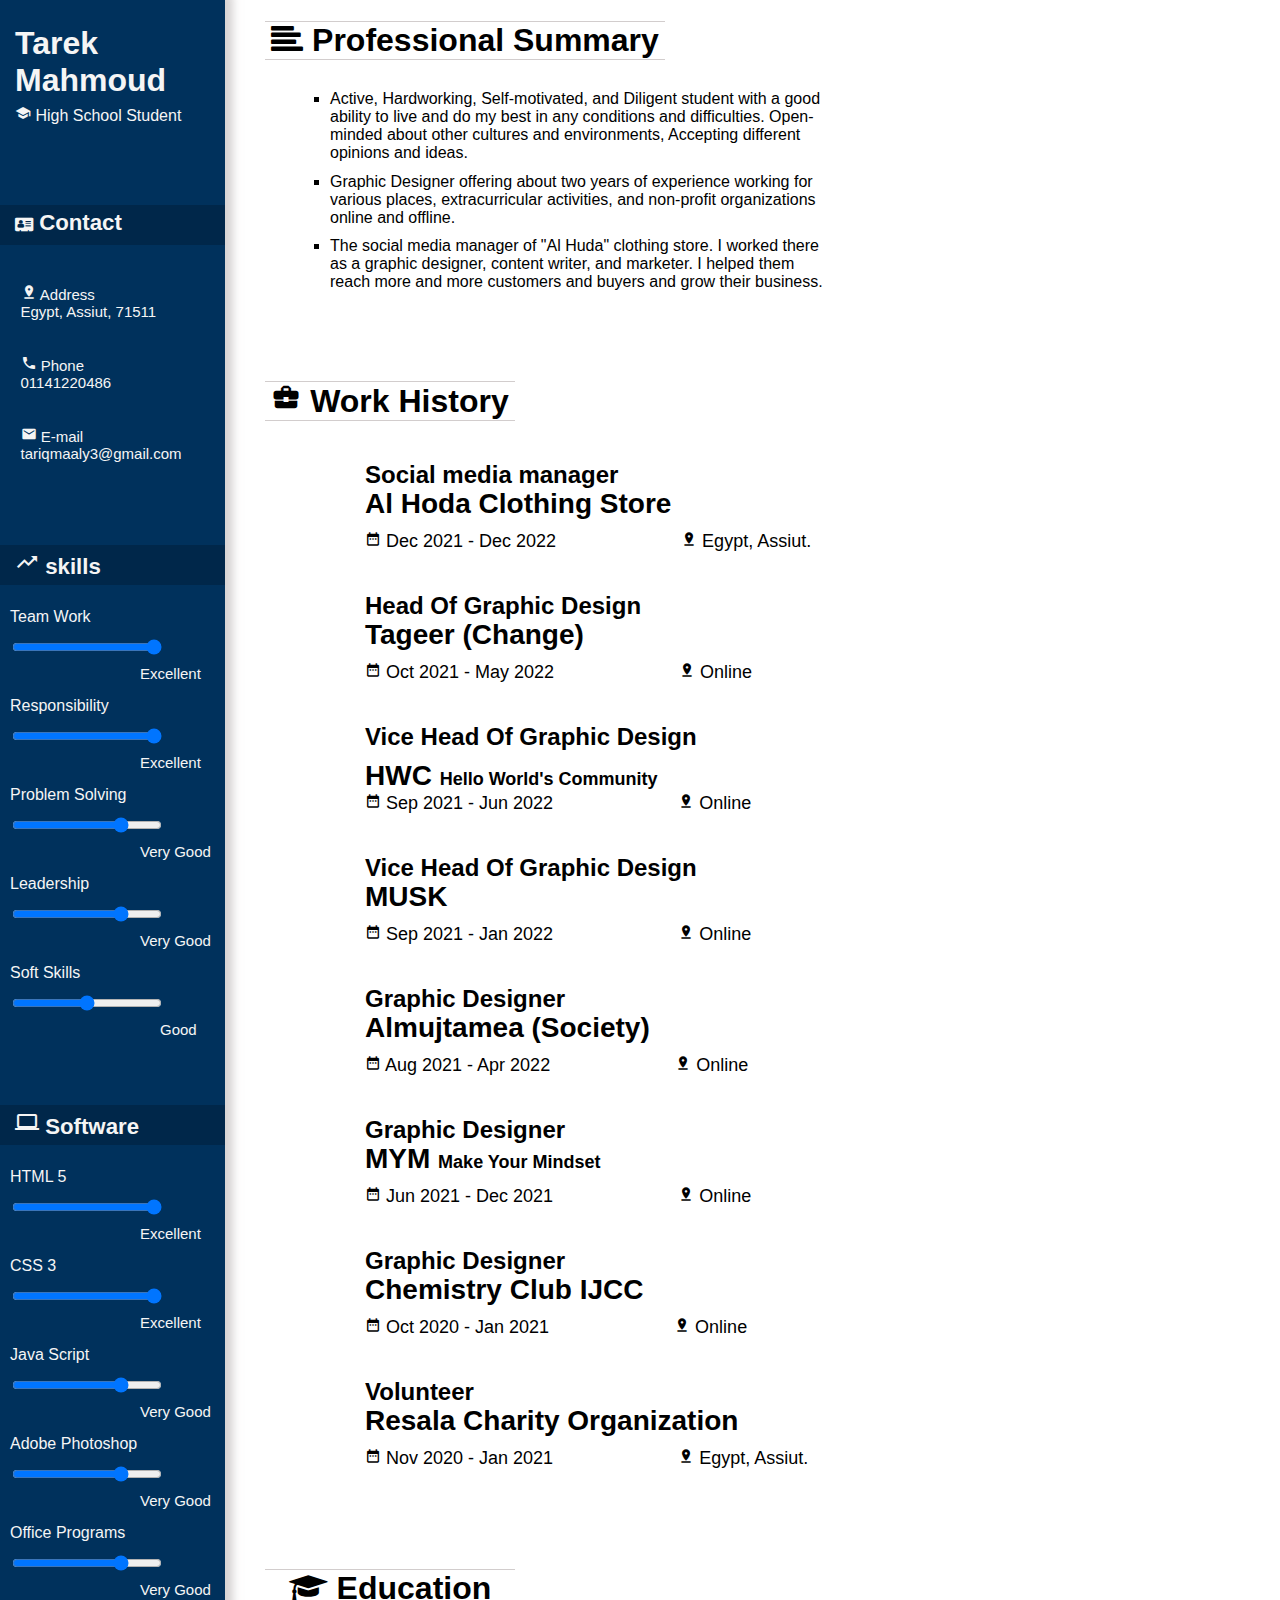
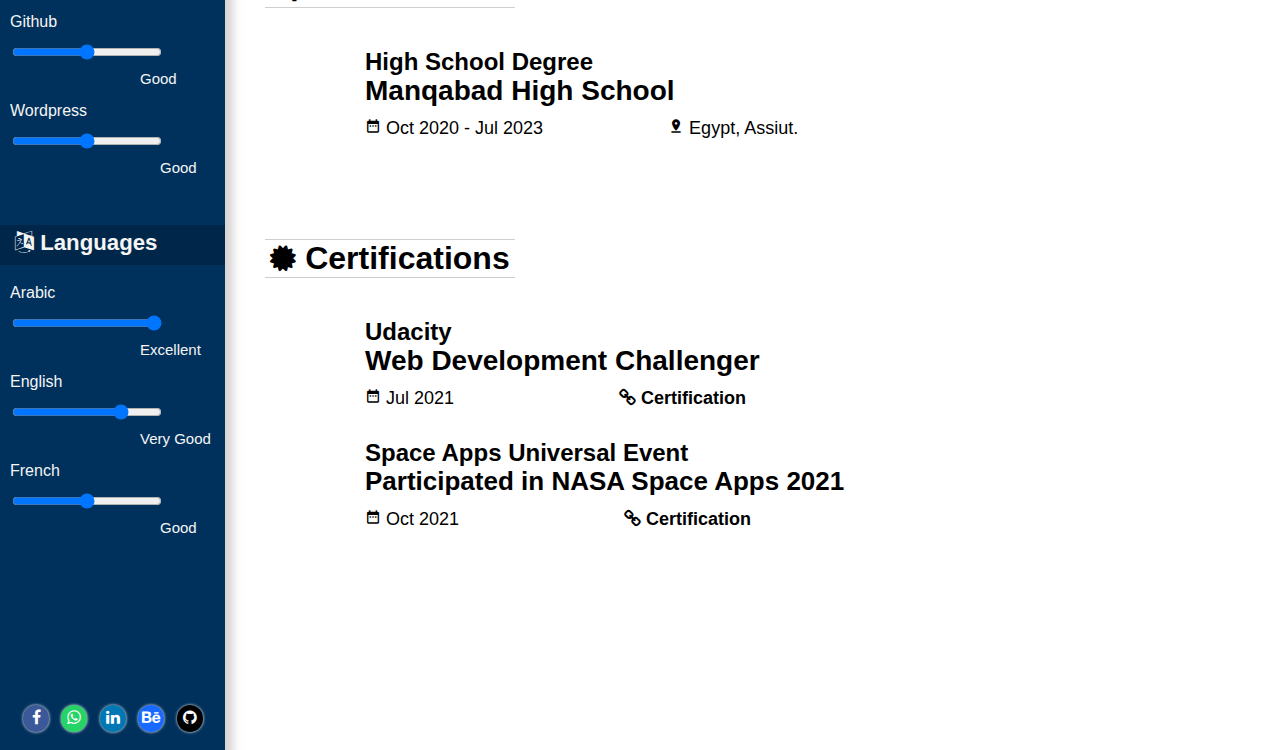
<file: index.html>
<DOCTYPE html>
    <html>
        <head>
            <meta charset="UTF-8">
            <link rel="stylesheet" 
            href="https://cdnjs.cloudflare.com/ajax/libs/font-awesome/4.7.0/css/font-awesome.min.css">
            <link href="https://fonts.googleapis.com/icon?family=Material+Icons" rel="stylesheet">
            <meta name="viewport" content="width=device-width, initial-scale=1, shrink-to-fit=no"/>
            <meta http-equiv="X-UA-Compatible" content="IE=edge">
            <link rel="shortcut icon" type="image/jpeg" href="TM.jpg">
            <link rel="stylesheet" href="TM.css">
            <title>TM - Tarek Mahmoud CV</title>
        </head>
        <body>
            <div id="left">
                <div id="name">
                <h1 style="padding-top: 25px;">Tarek Mahmoud</h1>
                <p style="margin-top: -15px;">
                    <i class="material-icons">school</i>
                    High School Student
                </p>
                </div>

                <div id="contact" style="margin-top: 80px;">
                    <h3 style="padding: 5px;">
                        <i class="fa fa-address-card"></i>
                        Contact
                    </h3>
                    <p style="padding-top: 20px;"> <i class="material-icons">pin_drop</i>
                        Address<br>Egypt, Assiut, 71511</p>
                    <p style="padding-top: 20px;"> <i class="material-icons">phone</i>
                        Phone<br>01141220486</p>
                    <p style="padding-top: 20px;"> <i class="material-icons">mail</i>
                        E-mail<br>tariqmaaly3@gmail.com</p>
                </div>
                
                <div id="skills" style="margin-top: 300px;">
                    <h3 style="padding: 5px;">
                        <i class="material-icons">trending_up</i>
                        skills
                    </h3>
                    <label>Team Work</label><br>
                    <input type="range" value="100" step="150">
                    <p><italic>Excellent</italic></p>

                    <label>Responsibility</label><br>
                    <input type="range" value="100" step="150">
                    <p><italic>Excellent</italic></p>

                    <label>Problem Solving</label><br>
                    <input type="range" value="75" step="100">
                    <p><italic>Very Good</italic></p>

                    <label>Leadership</label><br>
                    <input type="range" value="75" step="100">
                    <p><italic>Very Good</italic></p>

                    <label>Soft Skills</label><br>
                    <input type="range" value="50" step="100">
                    <p style="margin-left: 20px;"><italic>Good</italic></p>
                </div>

                <div id="soft" style="margin-top: 520px;">
                    <h3 style="padding: 5px;">
                        <i class="material-icons">computer</i>
                        Software
                        <h3>
                    <label>HTML 5</label><br>
                    <input type="range" value="100" step="150">
                    <p><italic>Excellent</italic></p>

                    <label>CSS 3</label><br>
                    <input type="range" value="100" step="150">
                    <p><italic>Excellent</italic></p>

                    <label>Java Script</label><br>
                    <input type="range" value="75" step="100">
                    <p><italic>Very Good</italic></p>

                    <label>Adobe Photoshop</label><br>
                    <input type="range" value="75" step="100">
                    <p><italic>Very Good</italic></p>

                    <label>Office Programs</label><br>
                    <input type="range" value="75" step="100">
                    <p><italic>Very Good</italic></p>

                    <label>Github</label><br>
                    <input type="range" value="50" step="100">
                    <p><italic>Good</italic></p>

                    <label>Wordpress</label><br>
                    <input type="range" value="50" step="100">
                    <p style="margin-left: 20px;"><italic>Good</italic></p>
                </div>

                <div id="langs" style="margin-top: 680px;">
                    <h3 style="padding: 5px;">
                        <i class="fa fa-language"></i>
                        Languages
                    </h3>
                    <label>Arabic</label><br>
                    <input type="range" value="100" step="150">
                    <p><italic>Excellent</italic></p>

                    <label>English</label><br>
                    <input type="range" value="75" step="100">
                    <p><italic>Very Good</italic></p>

                    <label>French</label><br>
                    <input type="range" value="50" step="100">
                    <p style="margin-left: 20px;"><italic>Good</italic></p>
                </div>

                <div id="Link">

                    <a href="https://cutt.ly/8IYDjaS" target="_blank"> 
                    <i class="fa fa-facebook" style="background: #3B5998;" id="SMI"></i> 
                    </a>

                    <a href="https://cutt.ly/xIYDAeW" target="_blank"> 
                        <i class="fa fa-whatsapp" style="background: rgb(37, 211, 102);" id="SMI"></i> 
                    </a>

                    <a href="https://cutt.ly/tIYDZKn" target="_blank"> 
                    <i class="fa fa-linkedin" style="background: rgb(0,119,181);" id="SMI"></i>
                    </a>

                    <a href="https://cutt.ly/3IYD0gj" target="_blank"> 
                    <i class="fa fa-behance" style="background: rgb( 23, 105, 255);" id="SMI"></i>
                    </a>

                    <a href="https://cutt.ly/VIYFqwZ" target="_blank">
                    <i class="fa fa-github" style="background: black;" id="SMI"></i>
                   </a>
                   
                </div>
            </div>

            <div id="right">
                <h1 style="width: 400px;">
                    <i class="fa fa-align-left"></i>
                    Professional Summary
                </h1>
                <ul>
                    <li style="width: 500px; margin: 30px 0 0 25px; list-style-type: square;">
                           Active, Hardworking, Self-motivated, and Diligent student with a good ability
                            to live and do my best in any conditions and difficulties. Open-minded about
                             other cultures and environments, Accepting different opinions and ideas.
                    </li>
                </ul>
                <ul>
                    <li style="width: 500px; margin: -5px 0 0 25px; list-style-type: square;"> 
                        Graphic Designer offering about two years of experience working for various places,
                         extracurricular activities, and non-profit organizations online and offline.

                    </li>
                    <li style="width: 500px; margin: 10px 0 0 25px; list-style-type: square;">
                        The social media manager of "Al Huda" clothing store.
                        I worked there as a graphic designer, content writer, and marketer.
                         I helped them reach more and more customers and buyers and grow their business.
                    </li>
                </ul>

                <div id="work">
                    <h1 style="width: 250px; margin-top: -10px;">
                        <i class="material-icons">business_center</i>
                        Work History
                    </h1>

                     <div class="GD">
                        <h3>Social media manager</h3>
                        <h2>Al Hoda Clothing Store</h2> <br>
    
                            <p>
                                <i class="material-icons">date_range</i>
                                Dec 2021 - Dec 2022
                            </p>
                            <p>
                                <i class="material-icons" id="pin">pin_drop</i>
                                Egypt, Assiut.
                            </p>
                    </div>

                    <div class="GD">
                        <h3>Head Of Graphic Design</h3>
                        <h2>Tageer (Change)</h2><br>
    
                            <p>
                                <i class="material-icons">date_range</i>
                                Oct 2021 - May 2022
                            </p>
                            <p>
                                <i class="material-icons" id="pin">pin_drop</i>
                                Online
                            </p>
                    </div>

                    <div class="GD">
                        <h3>Vice Head Of Graphic Design</h3>
                        <h2 style="display: inline; position: absolute; margin-top: -15px;">
                            HWC <p style="margin-left: 0;">Hello World's Community</p>
                        </h2> <br>
    
                            <p>
                                <i class="material-icons">date_range</i>
                                Sep 2021 - Jun 2022
                            </p>
                            <p>
                                <i class="material-icons"  id="pin">pin_drop</i>
                                Online
                            </p>
                    </div>
    
                    <div class="GD">
                        <h3>Vice Head Of Graphic Design</h3>
                        <h2>MUSK</h2> <br>
    
                            <p>
                                <i class="material-icons">date_range</i>
                                Sep 2021 - Jan 2022
                            </p>
                            <p>
                                <i class="material-icons"  id="pin">pin_drop</i>
                                Online
                            </p>
                    </div>

                    <div class="GD">
                        <h3>Graphic Designer</h3>
                        <h2>Almujtamea (Society)</h2> <br>
    
                            <p>
                                <i class="material-icons">date_range</i>
                                Aug 2021 - Apr 2022
                            </p>
                            <p>
                                <i class="material-icons" id="pin">pin_drop</i>
                                Online
                            </p>
                    </div>
    
                    <div class="GD">
                        <h3>Graphic Designer</h3>
                        <h2>
                            MYM <p>Make Your Mindset</p>
                        </h2> <br>
    
                            <p>
                                <i class="material-icons">date_range</i>
                                Jun 2021 - Dec 2021
                            </p>
                            <p>
                                <i class="material-icons" id="pin">pin_drop</i>
                                Online
                            </p>
                    </div>
    
                    <div class="GD">
                        <h3>Graphic Designer</h3>
                        <h2> Chemistry Club IJCC</h2> <br>

                            <p>
                                <i class="material-icons">date_range</i>
                                Oct 2020 - Jan 2021
                            </p>
                            <p>
                                <i class="material-icons" id="pin">pin_drop</i>
                                Online
                            </p>
                    </div>
    
                    <div class="GD">
                        <h3>Volunteer</h3>
                        <h2>Resala Charity Organization</h2> <br>

                            <p>
                                <i class="material-icons">date_range</i>
                                Nov 2020 - Jan 2021
                            </p>
                            <p>
                                <i class="material-icons" id="pin">pin_drop</i>
                                Egypt, Assiut.
                            </p>
                    </div>
                </div>

                <div id=
                "edu">
                <h1 style="margin-top: 10px; width: 250px;">
                    <i class="fa fa-graduation-cap"></i>
                    Education
                </h1>
                <div class="HSD">
                    <h3>High School Degree</h3>
                    <h2>Manqabad High School</h2> <br>

                        <p>
                            <i class="material-icons">date_range</i>
                            Oct 2020 - Jul 2023
                        </p>
                        <p>
                            <i class="material-icons" id="pin">pin_drop</i>
                            Egypt, Assiut.
                        </p>
                </div>
                </div>

                <div id="cert">
                <h1 style="margin-top: 10px; width: 250px;">
                    <i class="fa fa-certificate	"></i>
                    Certifications
                </h1>
                
                <div class="certi">
                    <h3>Udacity</h3>
                    <h2>Web Development Challenger</h2> <br>
                        <p>
                            <i class="material-icons">date_range</i>
                            Jul 2021
                        </p>
                        <p>
                            <a href="https://cutt.ly/tIYFjRh" class="fa fa-link" id="certl">
                                <strong style="font-family: sans-serif, Arial;">Certification</strong>
                            </a>
                        </p>
                </div>

                <div class="certi">
                    <h3 style="margin-top: -20px;">Space Apps Universal Event</h3>
                    <h2 style="font-size: 26px; width: 600px;">Participated in NASA Space Apps 2021</h2> <br>

                        <p>
                            <i class="material-icons">date_range</i>
                            Oct 2021
                        </p>
                        <p>
                            <a href="https://cutt.ly/7IYFvMj" class="fa fa-link" id="certl">
                                <strong style="font-family: sans-serif, Arial;">Certification</strong>
                            </a>
                        </p>
                    </div>
                </div>
            </div>
    </body>
</html>
</file>
<file: TM.css>
body {
    margin: 0;
    font-family: sans-serif, Arial;
}
a {
    text-decoration: none;
    font-family: sans-serif, Arial;
}
#contact i, #name i {
    font-size: 16px;
}
#left {
    width: 210px;
    color: whitesmoke;
    height: 2350px;
    background-color: rgb(0,49,92);
    padding-left: 15px;
    box-shadow: 1px 1px 8px 7px rgba(175, 170, 170, 0.5);
}
#contact, #skills, #soft, #langs {
    height: 40px;
    font-size: 19px;
    margin-left: -15;
    padding-left: 10px;
    background-color: rgb(0,39,74);
}
#contact p {
    font-size: 15px;
    padding-left: 10.5px;
}
#skills p, #soft p, #langs p {
    font-size: 15px;
    padding-left: 130px;
    font-weight: 200;
    margin-top: 5px;
}
input {
    width: 150px;
    height: 22px;
}
#left label {
    font-size: 16px;
    font-weight: 200;
    padding-top: 20px;
}
label, input {
    margin-top: 10px;
}
#right {
    margin: -2350px 0 0 265px;
    position: absolute;
}
#right h1 {
    border-top: 1px solid rgb(210, 205, 205);
    border-bottom: 1px solid rgb(210, 205, 205);
    text-align: center;
}
#dark {
    margin: 2380px 0 0 200px;
    position: absolute;
    background-color: #2d92ed;
    width: 140px;
    height: 30px;
    padding: 3px 0 0 15px;
    border-radius: 25px;
}
#dark a {
    color: black;
    font-weight: 800;
}
#dark i {
    height: 20px;
    color: whitesmoke;
    background-color: black;
    text-align: center;
    padding: 3px 5px 2px 5px;
    border-radius: 15px;
    box-shadow: 0.1px 0.1px 3px 0.1px #90ff92;
}
#work, #edu, #cert {
    margin: 100px 0 0 100px;
}
#work i, #edu i, #cert i {
    font-size: 16px;
}
#work p, #edu p, #cert p {
    font-size: 18px;
    display: inline;
    margin: 0px;
}
#work h1, #edu h1, #cert h1 {
    border-top: 1px solid rgb(210, 205, 205);
    border-bottom: 1px solid rgb(210, 205, 205);
    text-align: center;
    margin: -50px 0 0 -100px;
}
#work h1 i, #edu h1 i, #cert h1 i {
    font-size: 30px;
}
#work h2, #edu h2, #cert h2 {
    font-size: 28px;
    display: inline;
    position: absolute;
    margin-top: -25px;
}
#work h3, #edu h3, #cert h3 {
    font-size: 24px;
    margin-top: -10px;
}
.GD, .HSD, .certi {
    margin-top: 50px;
}
#SMI {
    height: 20px;
    color: white;
    width: 20px;
    text-align: center;
    margin: 440px 0 0 8px;
    padding: 4px 3px 3px 3px;
    border-radius: 15px;
    box-shadow: 0.1px 0.1px 3px 0.1px whitesmoke;
}
#SMI:hover {
    box-shadow: 0.5px 0.5px 5px 1px #cbe6ff;
    transition: 0.5s;
    opacity: 85%;
    font-size: 16.9;
}
#certl {
    margin-left: 160px; 
    font-size: 18px; 
    color: black;
}
#pin {
    margin-left: 120px;
    position: relative;
}
</file>
